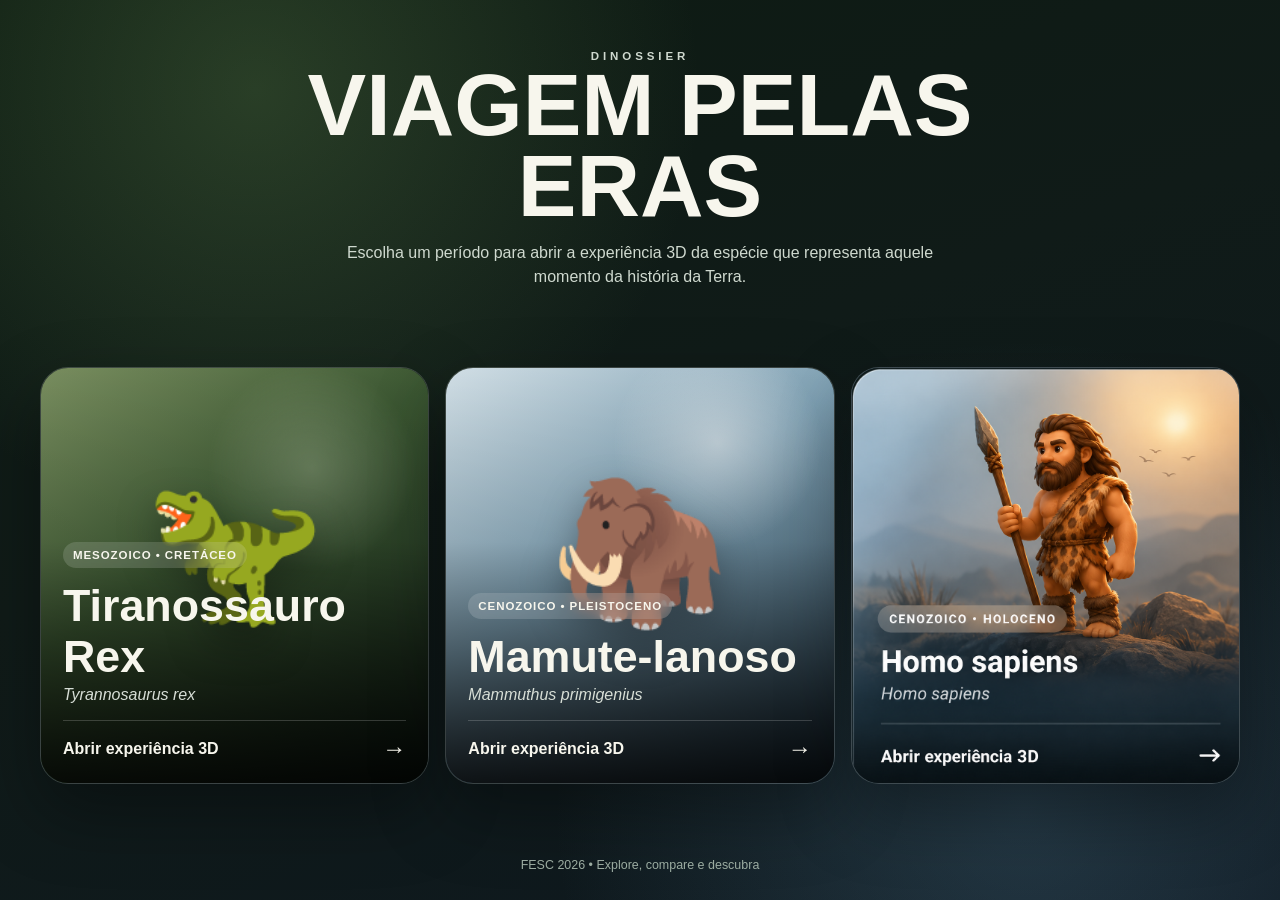
<file: index.html>
<!doctype html>
<html lang="pt-BR">
<head>
<meta charset="utf-8">
<meta name="viewport" content="width=device-width,initial-scale=1,viewport-fit=cover">
<meta name="theme-color" content="#07110c">
<title>DINOSSIER — Escolha um período</title>

<style>
:root{
  --text:#f7f6ed;
  --muted:#cfd9cf;
  --line:rgba(255,255,255,.18);
}

*{box-sizing:border-box}

html,body{
  margin:0;
  min-height:100%;
  font-family:Arial,Helvetica,sans-serif;
}

body{
  background:#07110c;
  color:var(--text);
}

main{
  min-height:100svh;
  padding:34px 18px 28px;
  display:flex;
  flex-direction:column;
  justify-content:center;
  background:
    radial-gradient(circle at 20% 10%,rgba(94,130,75,.34),transparent 34%),
    radial-gradient(circle at 80% 90%,rgba(90,135,164,.28),transparent 36%),
    linear-gradient(160deg,#0d1b12 0%,#101b18 45%,#0e1820 100%);
}

.hero{
  text-align:center;
  max-width:760px;
  margin:0 auto 28px;
}

.kicker{
  letter-spacing:.34em;
  font-weight:800;
  font-size:.72rem;
  color:#b5c89d;
  margin:0 0 10px;
}

.hero h1{
  margin:0;
  font-size:clamp(2.4rem,10vw,5.5rem);
  line-height:.92;
}

.hero p{
  margin:14px auto 0;
  max-width:590px;
  color:var(--muted);
  line-height:1.5;
}

.grid{
  width:min(1200px,100%);
  margin:auto;
  display:grid;
  grid-template-columns:repeat(3,minmax(0,1fr));
  gap:16px;
}

a{
  color:inherit;
  text-decoration:none;
}

.card{
  position:relative;
  min-height:390px;
  border-radius:28px;
  overflow:hidden;
  border:1px solid var(--line);
  box-shadow:0 28px 70px rgba(0,0,0,.35);
  isolation:isolate;
  transition:transform .2s ease,border-color .2s ease,box-shadow .2s ease;
}

.card:hover{
  transform:translateY(-4px);
  border-color:rgba(255,255,255,.42);
  box-shadow:0 34px 82px rgba(0,0,0,.45);
}

.card:focus-visible{
  outline:3px solid rgba(255,255,255,.88);
  outline-offset:4px;
}

.card::before{
  content:"";
  position:absolute;
  inset:0;
  z-index:-2;
}

.card::after{
  content:"";
  position:absolute;
  inset:0;
  z-index:-1;
  background:linear-gradient(
    180deg,
    rgba(0,0,0,.05),
    rgba(0,0,0,.13) 42%,
    rgba(0,0,0,.86)
  );
}

.trex::before{
  background:
    radial-gradient(circle at 70% 24%,rgba(240,247,220,.26),transparent 25%),
    linear-gradient(145deg,#7f9564 0%,#3e5b34 42%,#142419 100%);
}

.mammoth::before{
  background:
    radial-gradient(circle at 70% 18%,rgba(255,255,255,.52),transparent 24%),
    linear-gradient(145deg,#dceaf1 0%,#84a8bc 43%,#243b4a 100%);
}

.art{
  position:absolute;
  inset:0;
  display:grid;
  place-items:center;
  font-size:9rem;
  filter:drop-shadow(0 18px 20px rgba(0,0,0,.34));
  transform:translateY(-24px);
  transition:transform .25s ease;
  pointer-events:none;
}

.card:hover .art{
  transform:translateY(-30px) scale(1.04);
}

.content{
  position:absolute;
  left:22px;
  right:22px;
  bottom:20px;
  z-index:2;
}

.tag{
  display:inline-block;
  padding:7px 10px;
  border-radius:999px;
  background:rgba(255,255,255,.15);
  backdrop-filter:blur(8px);
  font-size:.72rem;
  font-weight:800;
  letter-spacing:.08em;
}

.content h2{
  font-size:clamp(1.7rem,4.5vw,2.8rem);
  margin:12px 0 4px;
}

.latin{
  margin:0;
  color:#d7ded6;
  font-style:italic;
}

.go{
  margin-top:16px;
  display:flex;
  align-items:center;
  justify-content:space-between;
  border-top:1px solid var(--line);
  padding-top:14px;
  font-weight:800;
}

.arrow{
  font-size:1.5rem;
  transition:transform .2s ease;
}

.card:hover .arrow{
  transform:translateX(4px);
}

/* O cartão do Homo sapiens usa a arte aprovada integralmente. */
.image-card{
  min-height:0;
  aspect-ratio:1036 / 1111;
  background:#132229;
}

.image-card::before,
.image-card::after{
  display:none;
}

.image-card img{
  width:100%;
  height:100%;
  display:block;
  object-fit:cover;
}

footer{
  text-align:center;
  color:#9fb0a5;
  font-size:.78rem;
  margin-top:24px;
}

@media(max-width:980px){
  .grid{
    grid-template-columns:repeat(2,minmax(0,1fr));
  }

  .image-card{
    grid-column:1/-1;
    width:min(440px,100%);
    justify-self:center;
  }
}

@media(max-width:680px){
  main{
    justify-content:flex-start;
    padding-top:28px;
  }

  .grid{
    grid-template-columns:1fr;
  }

  .image-card{
    grid-column:auto;
    width:auto;
  }

  .card{
    min-height:315px;
  }

  .image-card{
    min-height:0;
  }

  .art{
    font-size:7rem;
  }

  .hero{
    margin-bottom:20px;
  }
}

@media(prefers-reduced-motion:reduce){
  .card,.art,.arrow{
    transition:none;
  }
}
</style>
</head>

<body>
<main>

<section class="hero">
  <p class="kicker">DINOSSIER</p>
  <h1>VIAGEM PELAS ERAS</h1>
  <p>
    Escolha um período para abrir a experiência 3D da espécie que representa
    aquele momento da história da Terra.
  </p>
</section>

<section class="grid" aria-label="Escolha um período">

  <a href="cretaceo/" class="card trex" aria-label="Abrir experiência 3D do Tiranossauro Rex">
    <div class="art" aria-hidden="true">🦖</div>
    <div class="content">
      <span class="tag">MESOZOICO • CRETÁCEO</span>
      <h2>Tiranossauro Rex</h2>
      <p class="latin">Tyrannosaurus rex</p>
      <div class="go">
        <span>Abrir experiência 3D</span>
        <span class="arrow" aria-hidden="true">→</span>
      </div>
    </div>
  </a>

  <a href="pleistoceno/" class="card mammoth" aria-label="Abrir experiência 3D do Mamute-lanoso">
    <div class="art" aria-hidden="true">🦣</div>
    <div class="content">
      <span class="tag">CENOZOICO • PLEISTOCENO</span>
      <h2>Mamute-lanoso</h2>
      <p class="latin">Mammuthus primigenius</p>
      <div class="go">
        <span>Abrir experiência 3D</span>
        <span class="arrow" aria-hidden="true">→</span>
      </div>
    </div>
  </a>

  <a href="homosapiens/" class="card image-card" aria-label="Abrir experiência 3D do Homo sapiens">
    <img
      src="homo-sapiens-card.png"
      alt="Homo sapiens pré-histórico segurando uma lança; abrir experiência 3D">
  </a>

</section>

<footer>FESC 2026 • Explore, compare e descubra</footer>

</main>
</body>
</html>
</file>
